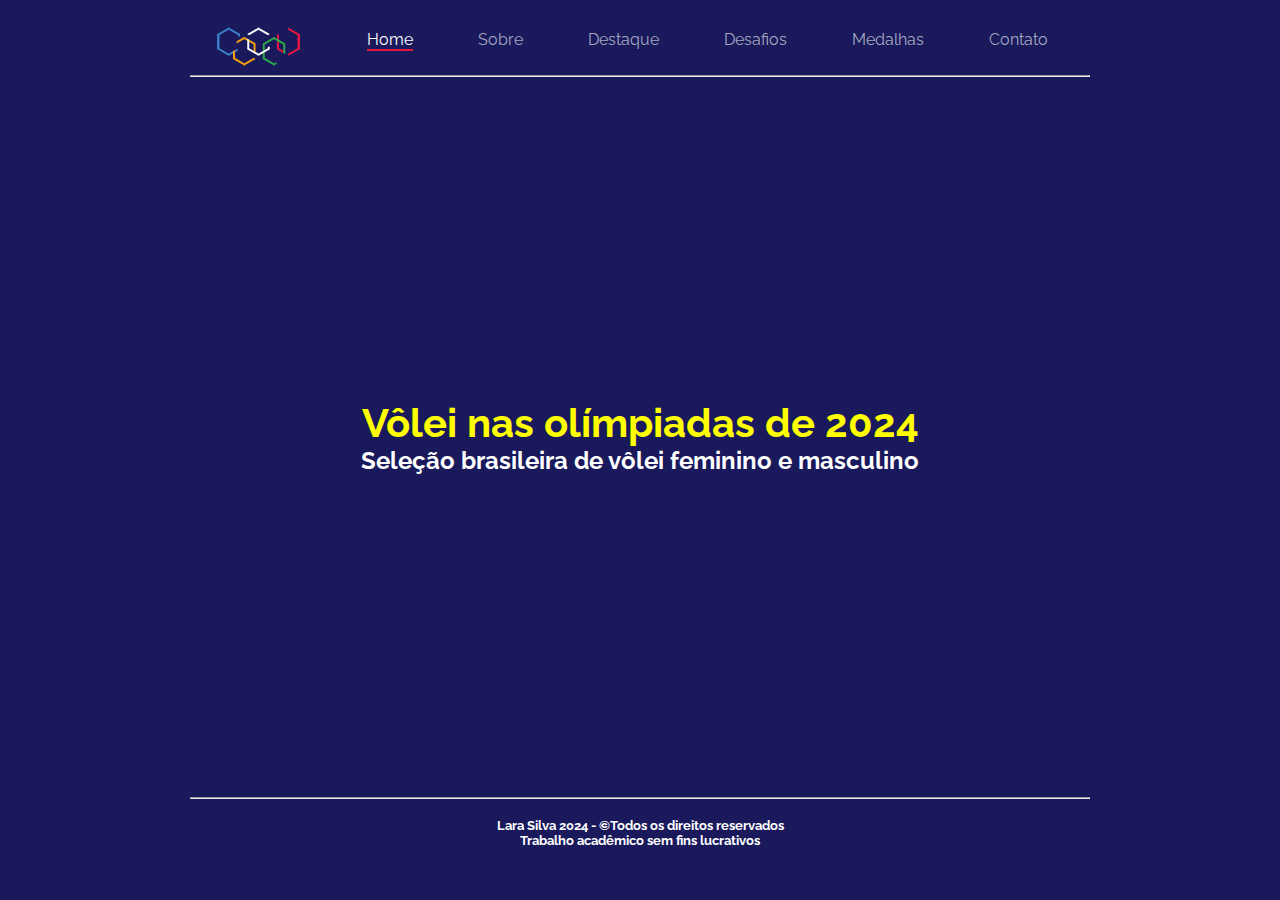
<file: index.html>
<!DOCTYPE html>
<html lang="pt-br">

<head>
    <title>Vôlei Olimpíadas 2024</title>
    <meta charset="UTF-8">
    <meta name="viewport" content="width=device-width, initial-scale=1.0">
    <meta name="description" content="Trabalho escolar sobre olimpíadas 2024">
    <meta name="keywords" content="Trabalho, olimpíadas, vôlei, esportes">
    <meta name="author" content="Lara Silva">
    <link rel="icon" type="image/icon" href="img/bolavolei-icon.png">
    <link rel="stylesheet" type="text/css" href="style.css">
</head>
<body>
    <div id="header">
        <h1><img src="img/simb-olimp.png"></h1>
        <ul id="menu">
            <li><a href="index.html" class="ativa">Home</a></li>
            <li><a href="sobre.html">Sobre</a></li>
            <li><a href="destaque.html">Destaque</a></li>
            <li><a href="desafios.html">Desafios</a></li>
            <li><a href="medalhas.html">Medalhas</a></li>
            <li><a href="contato.html">Contato</a></li>
        </ul>
    </div>
    <hr>
    <div id="conteudo">
        <h1>Vôlei nas olímpiadas de 2024</h1>
        <h2>Seleção brasileira de vôlei feminino e masculino</h2>
    </div>
    <hr><br>
    <div id="footer">
        <h5>Lara Silva 2024 - &copyTodos os direitos reservados<br>Trabalho acadêmico sem fins lucrativos</h5>
    </div>
</body>
</html>
</file>
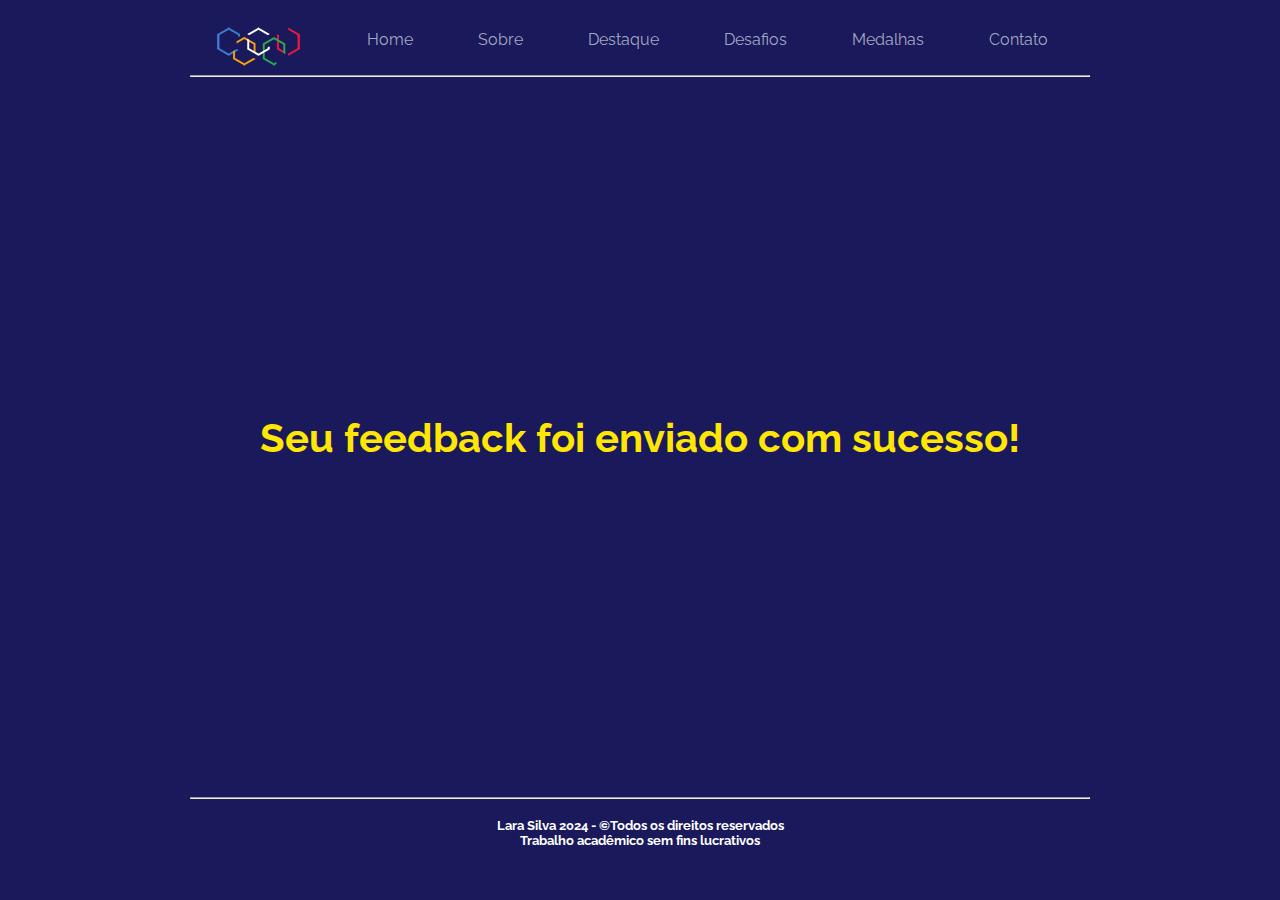
<file: confirmacaocontato.html>
<!DOCTYPE html>
<html lang="pt-br">

<head>
    <title>Confirmação de envio</title>
    <meta charset="UTF-8">
    <meta name="viewport" content="width=device-width, initial-scale=1.0">
    <meta name="description" content="Trabalho escolar sobre olimpíadas 2024">
    <meta name="keywords" content="Trabalho, olimpíadas, vôlei, esportes">
    <meta name="author" content="Lara Silva">
    <link rel="icon" type="image/icon" href="img/bolavolei-icon.png">
    <link rel="stylesheet" type="text/css" href="style.css">
</head>
<body>
    <div id="header">
        <h1><img src="img/simb-olimp.png"></h1>
        <ul id="menu">
            <li><a href="index.html">Home</a></li>
            <li><a href="sobre.html">Sobre</a></li>
            <li><a href="destaque.html">Destaque</a></li>
            <li><a href="desafios.html">Desafios</a></li>
            <li><a href="medalhas.html">Medalhas</a></li>
            <li><a href="contato.html">Contato</a></li>
        </ul>
    </div>
    <hr>
    <div id="confirmacao">
        <h1>Seu feedback foi enviado com sucesso!</h1>
    </div>
    <hr><br>
    <div id="footer">
        <h5>Lara Silva 2024 - &copyTodos os direitos reservados<br>Trabalho acadêmico sem fins lucrativos</h5>
    </div>
</body>
</html>
</file>
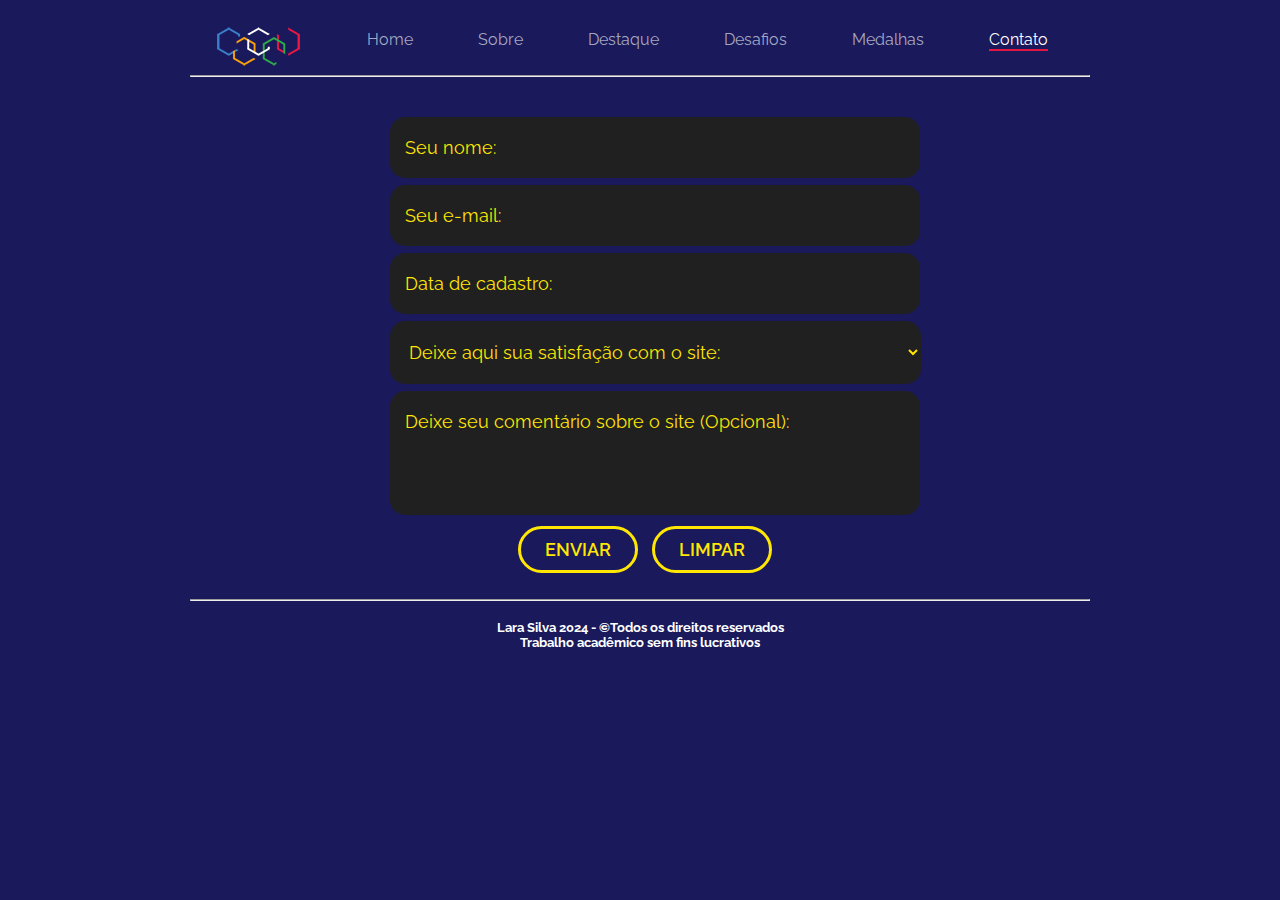
<file: contato.html>
<!DOCTYPE html>
<html lang="pt-br">

<head>
    <title>Fale conosco!</title>
    <meta charset="UTF-8">
    <meta name="viewport" content="width=device-width, initial-scale=1.0">
    <meta name="description" content="Trabalho escolar sobre olimpíadas 2024">
    <meta name="keywords" content="Trabalho, olimpíadas, vôlei, esportes">
    <meta name="author" content="Lara Silva">
    <link rel="icon" type="image/icon" href="img/bolavolei-icon.png">
    <link rel="stylesheet" type="text/css" href="style.css">
    <script language="javascript" type="text/javascript">
        function validar() {
            var nome = contato.nome.value;
            var email = contato.email.value;
            var data = contato.data.value;
            var feedback = contato.feedback.value;
            if (nome == "") {
                alert('Preencha o campo com seu nome!');
                contato.nome.focus();
                return false;
            }
            if (email == "") {
                alert('Preencha o campo com seu email!');
                contato.email.focus();
                return false;
            }
            if (data == "") {
                alert('Insira a data em que acessou o site!');
                contato.data.focus();
                return false;
            }
            if (feedback == "") {
                alert('Dê seu feedback!');
                contato.feedback.focus();
                return false;
            }
        }
    </script>
</head>
<body>
    <div id="header">
        <h1><img src="img/simb-olimp.png"></h1>
        <ul id="menu">
            <li><a href="index.html">Home</a></li>
            <li><a href="sobre.html">Sobre</a></li>
            <li><a href="destaque.html">Destaque</a></li>
            <li><a href="desafios.html">Desafios</a></li>
            <li><a href="medalhas.html">Medalhas</a></li>
            <li><a href="contato.html" class="ativa">Contato</a></li>
        </ul>
    </div>
    <hr>
    <div id="form-contato">
        <form name="contato" action="confirmacaocontato.html" method="get">
            <input id="nome" name="nome" type="text" placeholder="Seu nome:">
            <input name="email" type="text" placeholder="Seu e-mail:">
            <input type="text" name="data" placeholder="Data de cadastro:" onfocus="(this.type='date')">
            <select id="feedback" name="feedback" placeholder="Deixe aqui sua satisfação com o site:">
                <option disabled selected value=""> Deixe aqui sua satisfação com o site:</option>
                <!--impede o usuário de escolher essa opção-->
                <option value="1">★☆☆☆☆</option>
                <option value="2">★★☆☆☆</option>
                <option value="3">★★★☆☆</option>
                <option value="4">★★★★☆</option>
                <option value="5">★★★★★</option>
            </select>
            <textarea cols="41" rows="4" name="comentario"
                placeholder="Deixe seu comentário sobre o site (Opcional):"></textarea>
            <div class="bot-contato">
                <input type="submit" value="Enviar" onclick="return validar()">
                <input type="reset" value="Limpar">
            </div>
        </form>
    </div>
    <br><hr><br>
    <div id="footer">
        <h5>Lara Silva 2024 - &copyTodos os direitos reservados<br>Trabalho acadêmico sem fins lucrativos</h5>
    </div>
</body>
</html>
</file>
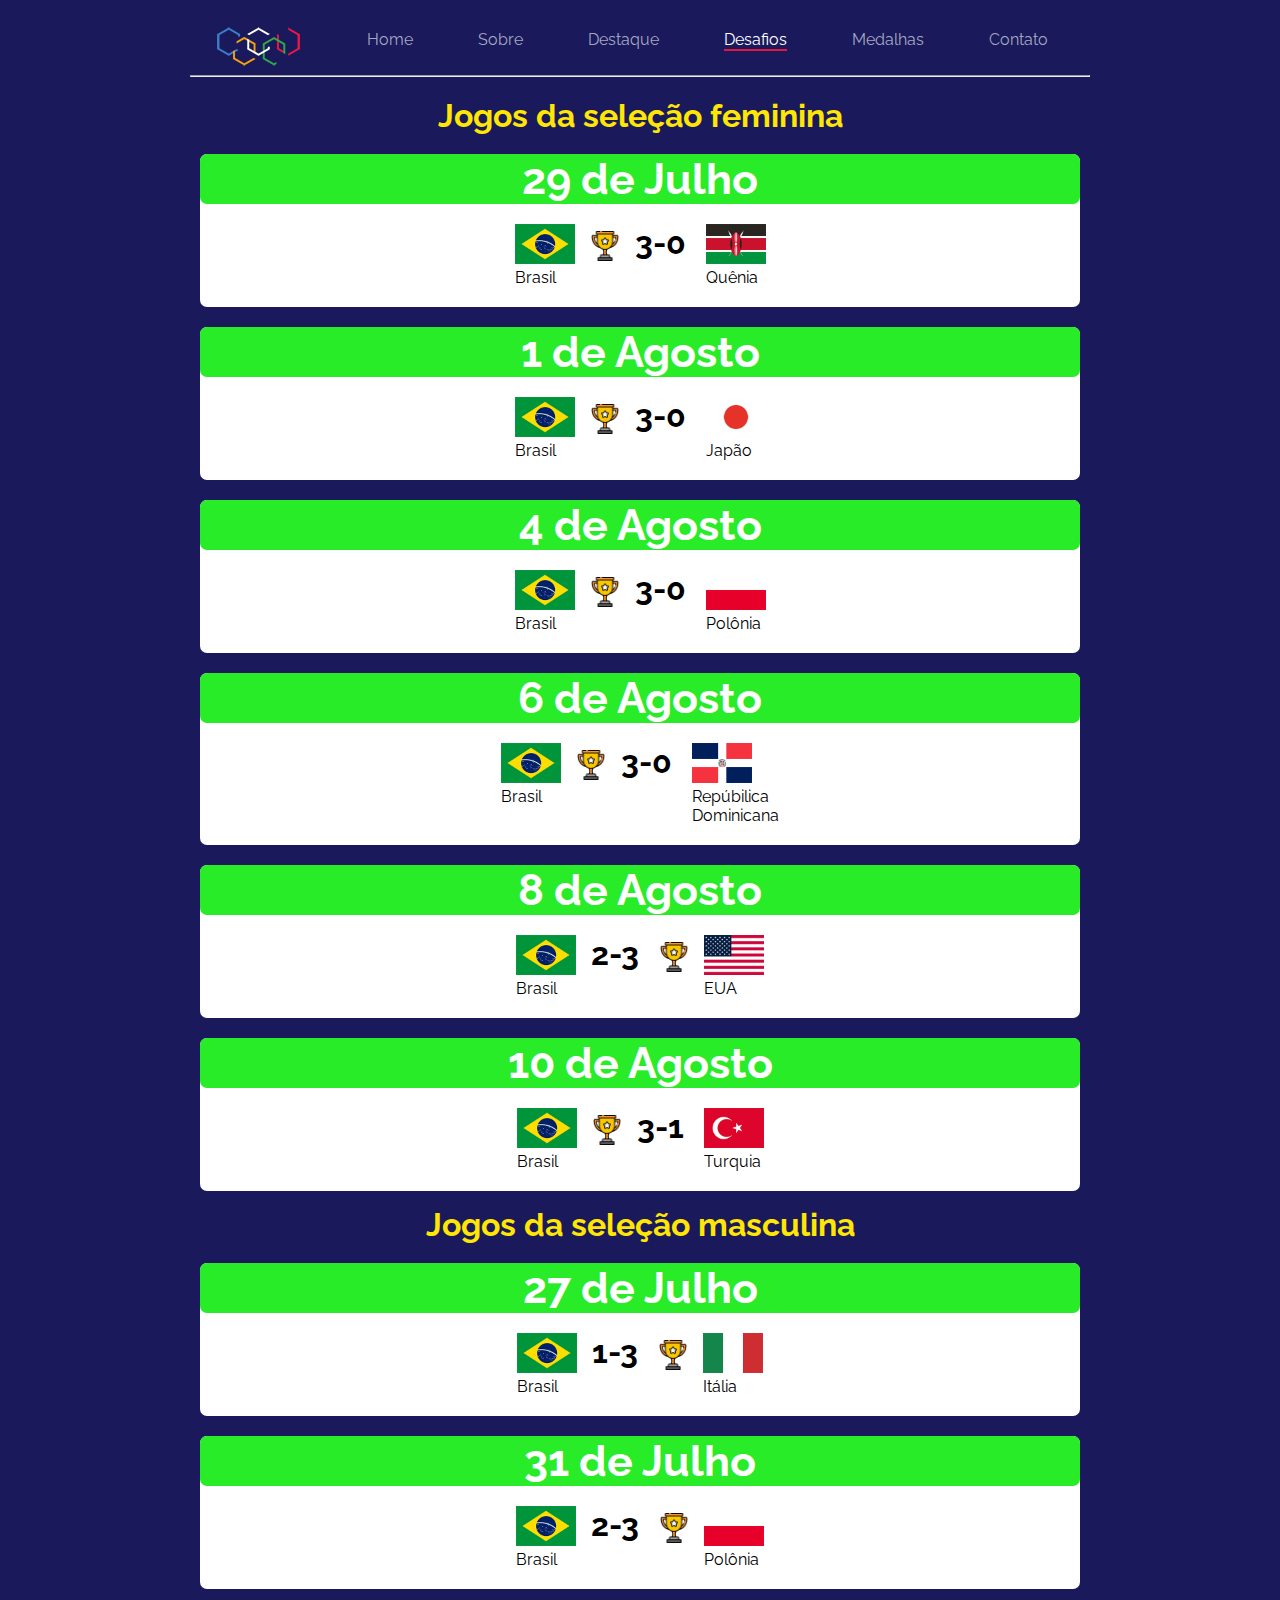
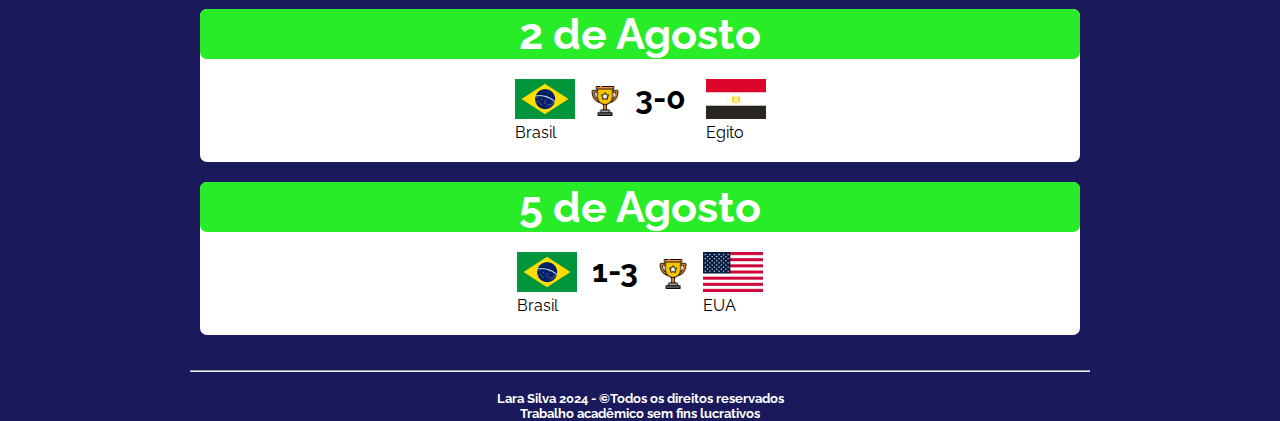
<file: desafios.html>
<!DOCTYPE html>
<html lang="pt-br">

<head>
    <title>Desafios</title>
    <meta charset="UTF-8">
    <meta name="viewport" content="width=device-width, initial-scale=1.0">
    <meta name="description" content="Trabalho escolar sobre olimpíadas 2024">
    <meta name="keywords" content="Trabalho, olimpíadas, vôlei, esportes">
    <meta name="author" content="Lara Silva">
    <link rel="icon" type="image/icon" href="img/bolavolei-icon.png">
    <link rel="stylesheet" type="text/css" href="style.css">
</head>

<body>
    <div id="header">
        <h1><img src="img/simb-olimp.png"></h1>
        <ul id="menu">
            <li><a href="index.html">Home</a></li>
            <li><a href="sobre.html">Sobre</a></li>
            <li><a href="destaque.html">Destaque</a></li>
            <li><a href="desafios.html" class="ativa">Desafios</a></li>
            <li><a href="medalhas.html">Medalhas</a></li>
            <li><a href="contato.html">Contato</a></li>
        </ul>
    </div>
    <hr>
    <div id="desafios">
        <h1>Jogos da seleção feminina</h1>
        <div id="fundo-placar">
            <div id="data">
                <h1>29 de Julho</h1>
            </div>
            <div id="placar">
                <div id="img-texto">
                    <img src="img/BRA.png" width="60px" height="40px">
                    <p>Brasil</p>
                </div>
                <img src="img/trofeu.png" id="trofeu" width="30px" height="30px">
                <h1>3-0</h1>
                <div id="img-texto">
                    <img src="img/KEN.png" width="60px" height="40px">
                    <p>Quênia</p>
                </div>
            </div>
        </div>
        <div id="fundo-placar">
            <div id="data">
                <h1>1 de Agosto</h1>
            </div>
            <div id="placar">
                <div id="img-texto">
                    <img src="img/BRA.png" width="60px" height="40px">
                    <p>Brasil</p>
                </div>
                <img src="img/trofeu.png" id="trofeu" width="30px" height="30px">
                <h1>3-0</h1>
                <div id="img-texto">
                    <img src="img/JPN.png" width="60px" height="40px">
                    <p>Japão</p>
                </div>
            </div>
        </div>
        <div id="fundo-placar">
            <div id="data">
                <h1>4 de Agosto</h1>
            </div>
            <div id="placar">
                <div id="img-texto">
                    <img src="img/BRA.png" width="60px" height="40px">
                    <p>Brasil</p>
                </div>
                <img src="img/trofeu.png" id="trofeu" width="30px" height="30px">
                <h1>3-0</h1>
                <div id="img-texto">
                    <img src="img/POL.png" width="60px" height="40px">
                    <p>Polônia</p>
                </div>
            </div>
        </div>
        <div id="fundo-placar">
            <div id="data">
                <h1>6 de Agosto</h1>
            </div>
            <div id="placar">
                <div id="img-texto">
                    <img src="img/BRA.png" width="60px" height="40px">
                    <p>Brasil</p>
                </div>
                <img src="img/trofeu.png" id="trofeu" width="30px" height="30px">
                <h1>3-0</h1>
                <div id="img-texto">
                    <img src="img/DOM.png" width="60px" height="40px">
                    <p>Repúbilica<br>Dominicana</p>
                </div>
            </div>
        </div>
        <div id="fundo-placar">
            <div id="data">
                <h1>8 de Agosto</h1>
            </div>
            <div id="placar">
                <div id="img-texto">
                    <img src="img/BRA.png" width="60px" height="40px">
                    <p>Brasil</p>
                </div>
                <h1>2-3</h1>
                <img src="img/trofeu.png" id="trofeu2" width="30px" height="30px">
                <div id="img-texto">
                    <img src="img/USA.png" width="60px" height="40px">
                    <p>EUA</p>
                </div>
            </div>
        </div>
        <div id="fundo-placar">
            <div id="data">
                <h1>10 de Agosto</h1>
            </div>
            <div id="placar">
                <div id="img-texto">
                    <img src="img/BRA.png" width="60px" height="40px">
                    <p>Brasil</p>
                </div>
                <img src="img/trofeu.png" id="trofeu" width="30px" height="30px">
                <h1>3-1</h1>
                <div id="img-texto">
                    <img src="img/TUR.png" width="60px" height="40px">
                    <p>Turquia</p>
                </div>
            </div>
        </div>
        <h1>Jogos da seleção masculina</h1>
        <div id="fundo-placar">
            <div id="data">
                <h1>27 de Julho</h1>
            </div>
            <div id="placar">
                <div id="img-texto">
                    <img src="img/BRA.png" width="60px" height="40px">
                    <p>Brasil</p>
                </div>
                <h1>1-3</h1>
                <img src="img/trofeu.png" id="trofeu2" width="30px" height="30px">
                <div id="img-texto">
                    <img src="img/ITA.png" width="60px" height="40px">
                    <p>Itália</p>
                </div>
            </div>
        </div>
        <div id="fundo-placar">
            <div id="data">
                <h1>31 de Julho</h1>
            </div>
            <div id="placar">
                <div id="img-texto">
                    <img src="img/BRA.png" width="60px" height="40px">
                    <p>Brasil</p>
                </div>
                <h1>2-3</h1>
                <img src="img/trofeu.png" id="trofeu2" width="30px" height="30px">
                <div id="img-texto">
                    <img src="img/POL.png" width="60px" height="40px">
                    <p>Polônia</p>
                </div>
            </div>
        </div>
        <div id="fundo-placar">
            <div id="data">
                <h1>2 de Agosto</h1>
            </div>
            <div id="placar">
                <div id="img-texto">
                    <img src="img/BRA.png" width="60px" height="40px">
                    <p>Brasil</p>
                </div>
                <img src="img/trofeu.png" id="trofeu" width="30px" height="30px">
                <h1>3-0</h1>
                <div id="img-texto">
                    <img src="img/EGY.png" width="60px" height="40px">
                    <p>Egito</p>
                </div>
            </div>
        </div>
        <div id="fundo-placar">
            <div id="data">
                <h1>5 de Agosto</h1>
            </div>
            <div id="placar">
                <div id="img-texto">
                    <img src="img/BRA.png" width="60px" height="40px">
                    <p>Brasil</p>
                </div>
                <h1>1-3</h1>
                <img src="img/trofeu.png" id="trofeu2" width="30px" height="30px">
                <div id="img-texto">
                    <img src="img/USA.png" width="60px" height="40px">
                    <p>EUA</p>
                </div>
            </div>
        </div>
    </div>
    <hr><br>
    <div id="footer">
        <h5>Lara Silva 2024 - &copyTodos os direitos reservados<br>Trabalho acadêmico sem fins lucrativos</h5>
    </div>
</body>
</html>
</file>
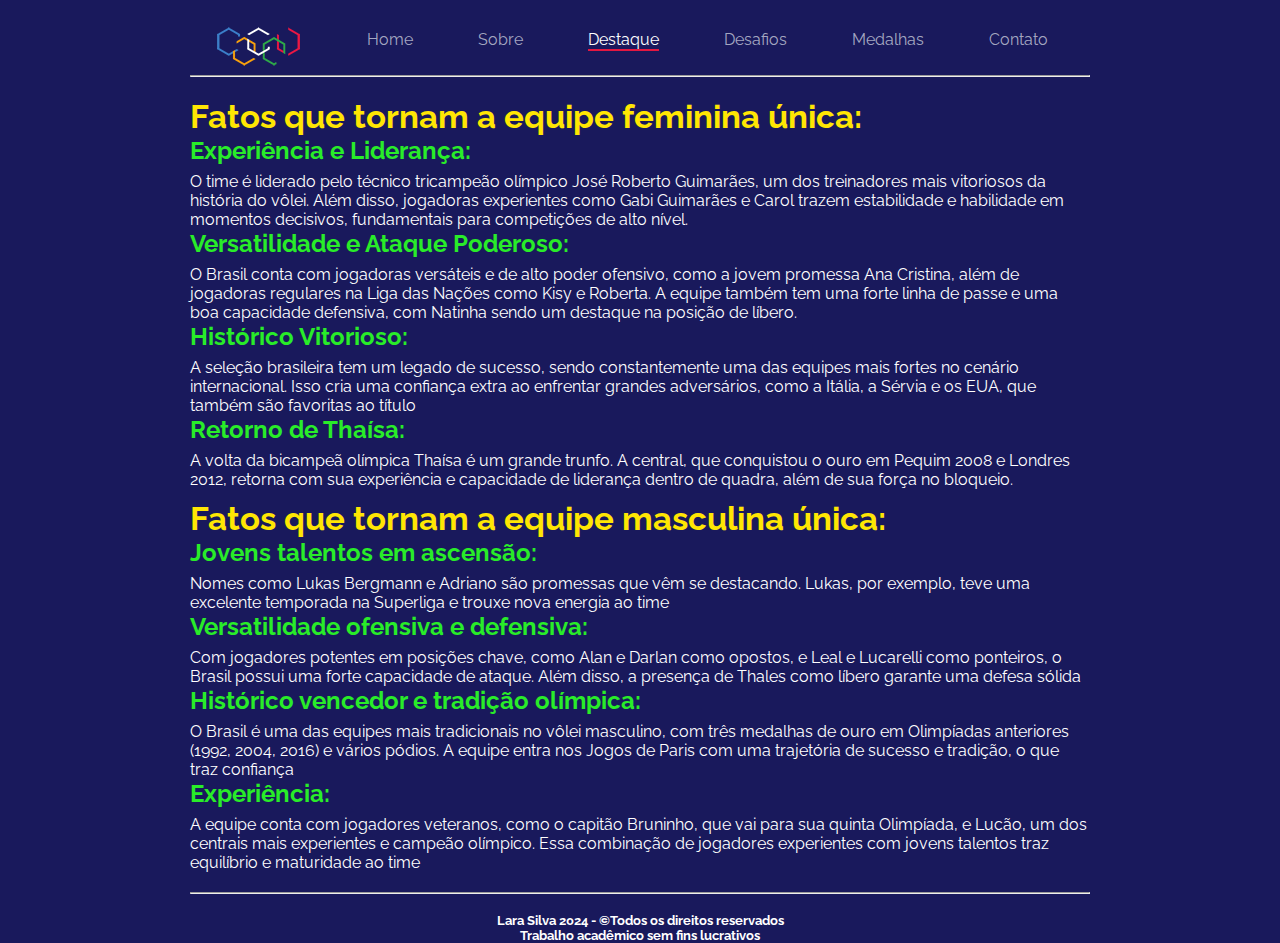
<file: destaque.html>
<!DOCTYPE html>
<html lang="pt-br">

<head>
    <title>Destaques</title>
    <meta charset="UTF-8">
    <meta name="viewport" content="width=device-width, initial-scale=1.0">
    <meta name="description" content="Trabalho escolar sobre olimpíadas 2024">
    <meta name="keywords" content="Trabalho, olimpíadas, vôlei, esportes">
    <meta name="author" content="Lara Silva">
    <link rel="icon" type="image/icon" href="img/bolavolei-icon.png">
    <link rel="stylesheet" type="text/css" href="style.css">
</head>

<body>
    <div id="header">
        <h1><img src="img/simb-olimp.png"></h1>
        <ul id="menu">
            <li><a href="index.html">Home</a></li>
            <li><a href="sobre.html">Sobre</a></li>
            <li><a href="destaque.html" class="ativa">Destaque</a></li>
            <li><a href="desafios.html">Desafios</a></li>
            <li><a href="medalhas.html">Medalhas</a></li>
            <li><a href="contato.html">Contato</a></li>
        </ul>
    </div>
    <hr>
    <div id="destaque">
        <h1>Fatos que tornam a equipe feminina única:</h1>
        <h2>Experiência e Liderança:</h2>
        <p>O time é liderado pelo técnico tricampeão olímpico José Roberto Guimarães, um dos treinadores mais vitoriosos
            da história do vôlei. Além disso, jogadoras experientes como Gabi Guimarães e Carol trazem estabilidade e
            habilidade em momentos decisivos, fundamentais para competições de alto nível.</p>
        <h2>Versatilidade e Ataque Poderoso:</h2>
        <p>O Brasil conta com jogadoras versáteis e de alto poder ofensivo, como a jovem promessa Ana Cristina, além de
            jogadoras regulares na Liga das Nações como Kisy e Roberta. A equipe também tem uma forte linha de passe e
            uma boa capacidade defensiva, com Natinha sendo um destaque na posição de líbero.</p>
        <h2>Histórico Vitorioso: </h2>
        <p>A seleção brasileira tem um legado de sucesso, sendo constantemente uma das equipes mais fortes no cenário
            internacional. Isso cria uma confiança extra ao enfrentar grandes adversários, como a Itália, a Sérvia e os
            EUA, que também são favoritas ao título</p>
        <h2>Retorno de Thaísa:</h2>
        <p>A volta da bicampeã olímpica Thaísa é um grande trunfo. A central, que conquistou o ouro em Pequim 2008 e
            Londres 2012, retorna com sua experiência e capacidade de liderança dentro de quadra, além de sua força no
            bloqueio.</p>
        <h3>Fatos que tornam a equipe masculina única:</h3>
        <h2>Jovens talentos em ascensão:</h2>
        <p>Nomes como Lukas Bergmann e Adriano são promessas que vêm se destacando. Lukas, por exemplo, teve uma
            excelente temporada na Superliga e trouxe nova energia ao time​</p>
        <h2>Versatilidade ofensiva e defensiva:</h2>
        <p>Com jogadores potentes em posições chave, como Alan e Darlan como opostos, e Leal e Lucarelli como ponteiros,
            o Brasil possui uma forte capacidade de ataque. Além disso, a presença de Thales como líbero garante uma
            defesa sólida</p>
        <h2>Histórico vencedor e tradição olímpica:</h2>
        <p>O Brasil é uma das equipes mais tradicionais no vôlei masculino, com três medalhas de ouro em Olimpíadas
            anteriores (1992, 2004, 2016) e vários pódios. A equipe entra nos Jogos de Paris com uma trajetória de
            sucesso e tradição, o que traz confiança</p>
        <h2>Experiência:</h2>
        <p>A equipe conta com jogadores veteranos, como o capitão Bruninho, que vai para sua quinta Olimpíada, e Lucão,
            um dos centrais mais experientes e campeão olímpico. Essa combinação de jogadores experientes com jovens
            talentos traz equilíbrio e maturidade ao time​</p>
    </div>
    <hr><br>
    <div id="footer">
        <h5>Lara Silva 2024 - &copyTodos os direitos reservados<br>Trabalho acadêmico sem fins lucrativos</h5>
    </div>
</body>

</html>
</file>
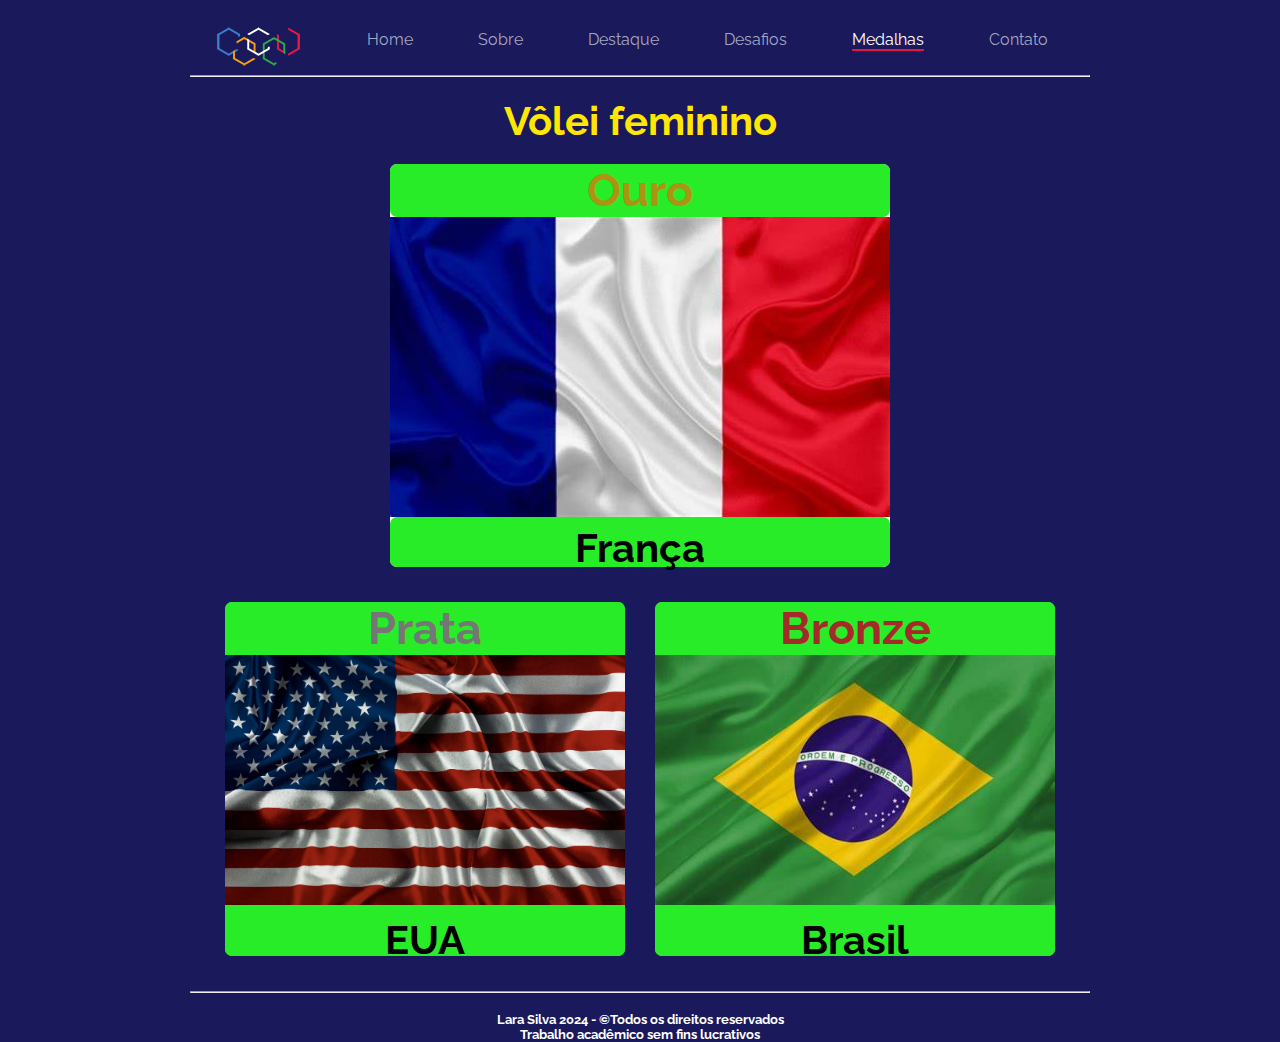
<file: medalhas.html>
<!DOCTYPE html>
<html lang="pt-br">

<head>
    <title>Medalhas</title>
    <meta charset="UTF-8">
    <meta name="viewport" content="width=device-width, initial-scale=1.0">
    <meta name="description" content="Trabalho escolar sobre olimpíadas 2024">
    <meta name="keywords" content="Trabalho, olimpíadas, vôlei, esportes">
    <meta name="author" content="Lara Silva">
    <link rel="icon" type="image/icon" href="img/bolavolei-icon.png">
    <link rel="stylesheet" type="text/css" href="style.css">
</head>

<body>
    <div id="header">
        <h1><img src="img/simb-olimp.png"></h1>
        <ul id="menu">
            <li><a href="index.html">Home</a></li>
            <li><a href="sobre.html">Sobre</a></li>
            <li><a href="destaque.html">Destaque</a></li>
            <li><a href="desafios.html">Desafios</a></li>
            <li><a href="medalhas.html" class="ativa">Medalhas</a></li>
            <li><a href="contato.html">Contato</a></li>
        </ul>
        <div id="menu-mobile">
            <div id="bot-fechar">
                <img src="img/icone-x.png">
            </div>
        <nav>
            <ul id="menu">
                <li><a href="index.html">Home</a></li>
                <li><a href="sobre.html">Sobre</a></li>
                <li><a href="destaque.html">Destaque</a></li>
                <li><a href="desafios.html">Desafios</a></li>
                <li><a href="medalhas.html" class="ativa">Medalhas</a></li>
                <li><a href="contato.html">Contato</a></li>
            </ul>
        </nav>
        </div>
    </div>
    <hr>
    <div id="medalhas">
        <h1>Vôlei feminino</h1>
        <div id="fundo-med">
            <div id="lugar1">
                <h1>Ouro</h1>
            </div>
            <img src="img/frança.jfif" width="500px" height="300px">
            <div id="pais1">
                <h1>França</h1>
            </div>
        </div>
        <div id="agrupamento">
            <div id="fundo-med2">
                <div id="lugar2">
                    <h2>Prata</h2>
                </div>
                <img src="img/eua.jfif" width="400px" height="250px">
                <div id="pais2">
                    <h1>EUA</h1>
                </div>
            </div>
            <div id="fundo-med2">
                <div id="lugar2">
                    <h3>Bronze</h3>
                </div>
                <img src="img/brasil.jfif" width="400px" height="250px">
                <div id="pais3">
                    <h1>Brasil</h1>
                </div>
            </div>
        </div>
    </div>
    <hr><br>
    <div id="footer">
        <h5>Lara Silva 2024 - &copyTodos os direitos reservados<br>Trabalho acadêmico sem fins lucrativos</h5>
    </div>
</body>

</html>
</file>
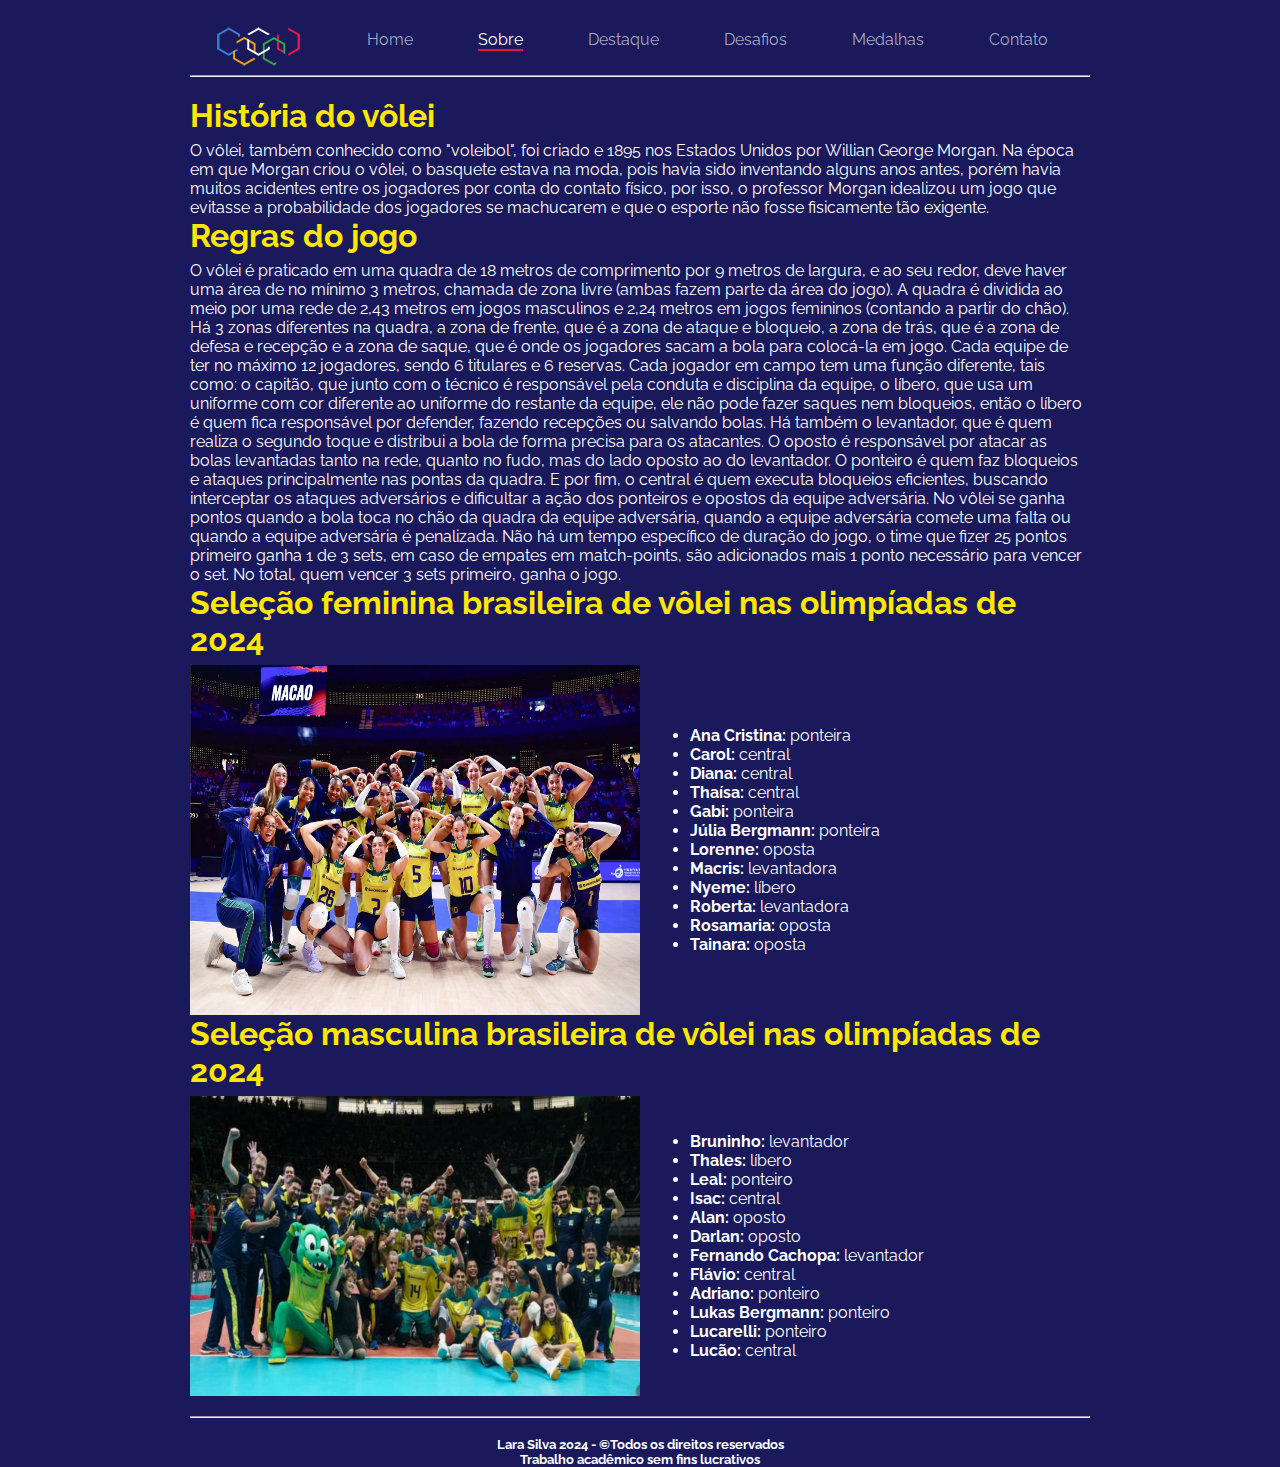
<file: sobre.html>
<!DOCTYPE html>
<html lang="pt-br">

<head>
    <title>Sobre</title>
    <meta charset="UTF-8">
    <meta name="viewport" content="width=device-width, initial-scale=1.0">
    <meta name="description" content="Trabalho escolar sobre olimpíadas 2024">
    <meta name="keywords" content="Trabalho, olimpíadas, vôlei, esportes">
    <meta name="author" content="Lara Silva">
    <link rel="icon" type="image/icon" href="img/bolavolei-icon.png">
    <link rel="stylesheet" type="text/css" href="style.css">
</head>

<body>
    <div id="header">
        <h1><img src="img/simb-olimp.png"></h1>
        <ul id="menu">
            <li><a href="index.html">Home</a></li>
            <li><a href="sobre.html" class="ativa">Sobre</a></li>
            <li><a href="destaque.html">Destaque</a></li>
            <li><a href="desafios.html">Desafios</a></li>
            <li><a href="medalhas.html">Medalhas</a></li>
            <li><a href="contato.html">Contato</a></li>
        </ul>
    </div>
    <hr>
    <div id="sobre">
        <h1>História do vôlei</h1>
        <p>O vôlei, também conhecido como "voleibol", foi criado e 1895 nos Estados Unidos por Willian George Morgan. Na
            época em que Morgan criou o vôlei, o basquete estava na moda, pois havia sido inventando alguns anos antes,
            porém havia muitos acidentes entre os jogadores por conta do contato físico, por isso, o professor Morgan
            idealizou um jogo que evitasse a probabilidade dos jogadores se machucarem e que o esporte não fosse
            fisicamente tão exigente.</p>
        <h1>Regras do jogo</h1>
        <p>O vôlei é praticado em uma quadra de 18 metros de comprimento por 9 metros de largura, e ao seu redor, deve
            haver uma área de no mínimo 3 metros, chamada de zona livre (ambas fazem parte da área do jogo). A quadra é
            dividida ao meio por uma rede de 2,43 metros em jogos masculinos e 2,24 metros em jogos femininos (contando
            a partir do chão). Há 3 zonas diferentes na quadra, a zona de frente, que é a zona de ataque e bloqueio, a
            zona de trás, que é a zona de defesa e recepção e a zona de saque, que é onde os jogadores sacam a bola para
            colocá-la em jogo. Cada equipe de ter no máximo 12 jogadores, sendo 6 titulares e 6 reservas. Cada jogador
            em campo tem uma função diferente, tais como: o capitão, que junto com o técnico é responsável pela conduta
            e
            disciplina da equipe, o líbero, que usa um uniforme com cor diferente ao uniforme do restante da equipe, ele
            não pode fazer saques nem bloqueios, então o líbero é quem fica responsável por defender, fazendo recepções
            ou salvando bolas. Há também o levantador, que é quem realiza o segundo toque e distribui a bola de forma
            precisa para os atacantes. O oposto é responsável por atacar as bolas levantadas tanto na rede, quanto no
            fudo, mas do lado oposto ao do levantador. O ponteiro é quem faz bloqueios e ataques principalmente nas
            pontas da quadra. E por fim, o central é quem executa bloqueios eficientes, buscando interceptar os ataques
            adversários e dificultar a ação dos ponteiros e opostos da equipe adversária. No vôlei se ganha pontos
            quando a bola toca no chão da quadra da equipe adversária, quando a equipe adversária comete uma falta ou
            quando a equipe adversária é penalizada. Não há um tempo específico de duração do jogo, o time que fizer 25
            pontos primeiro ganha 1 de 3 sets, em caso de empates em match-points, são adicionados mais 1 ponto
            necessário para vencer o set. No total, quem vencer 3 sets primeiro, ganha o jogo.</p>
        <h1>Seleção feminina brasileira de vôlei nas olimpíadas de 2024</h1>
        <div id="selecao-fem">
            <img src="img/time-fem.jpg" width="450px" height="350px">
            <ul>
                <li><b>Ana Cristina:</b> ponteira</li>
                <li><b>Carol:</b> central</li>
                <li><b>Diana:</b> central</li>
                <li><b>Thaísa:</b> central</li>
                <li><b>Gabi:</b> ponteira</li>
                <li><b>Júlia Bergmann:</b> ponteira</li>
                <li><b>Lorenne:</b> oposta</li>
                <li><b>Macris:</b> levantadora</li>
                <li><b>Nyeme:</b> líbero</li>
                <li><b>Roberta:</b> levantadora</li>
                <li><b>Rosamaria:</b> oposta</li>
                <li><b>Tainara:</b> oposta</li>
            </ul>
        </div>
        <h1>Seleção masculina brasileira de vôlei nas olimpíadas de 2024</h1>
        <div id="selecao-masc">
            <img src="img/time-masc.jpg" width="450px" height="300px">
            <ul>
                <li><b>Bruninho:</b> levantador</li>
                <li><b>Thales:</b> líbero</li>
                <li><b>Leal:</b> ponteiro</li>
                <li><b>Isac:</b> central</li>
                <li><b>Alan:</b> oposto</li>
                <li><b>Darlan:</b> oposto</li>
                <li><b>Fernando Cachopa:</b> levantador</li>
                <li><b>Flávio:</b> central</li>
                <li><b>Adriano:</b> ponteiro</li>
                <li><b>Lukas Bergmann:</b> ponteiro</li>
                <li><b>Lucarelli:</b> ponteiro</li>
                <li><b>Lucão:</b> central</li>
            </ul>
        </div>
    </div>
    <hr><br>
    <div id="footer">
        <h5>Lara Silva 2024 - &copyTodos os direitos reservados<br>Trabalho acadêmico sem fins lucrativos</h5>
    </div>
</body>
</html>
</file>
<file: style.css>
@import url('https://fonts.googleapis.com/css2?family=Raleway:ital,wght@0,100..900;1,100..900&display=swap'); /*código de importação da fonte 'Raleway'*/
*{
        margin: 0px;
        padding: 0px;
}
body{
        background-color: rgb(25, 25, 92);
        font-family: "Raleway", sans-serif;
        max-width: 900px; /*tamanho máximo de comprimento*/
        min-height: 100vh; /*tamanho mínimo de altura*/
        margin: 0px auto;
        display: flex;
        flex-direction: column;
        color: white;
}
#header{
        max-height: 140px; /*tamanho máximo de altura*/
        display: flex;
        flex-direction: row;
}
#header h1{
                display: block; /*bloqueia quebra de linha*/
                float: left; /*parte do texto do menu fica flutuando do lado do logo*/
                margin-top: 25px;
                margin-left: 25px;
}
#header nav ul{
        list-style-type: none;
}
#menu{
        list-style: none; /*tira marcadores (bolinhas de tópico) do texto do menu*/
        padding-left: 0px;
        display: block;
        float: left; /*flutua à esquerda*/
        margin-top: 30px;
}
#menu li{
        float: left; /*elementos ficam lado a lado flutuando à esquerda*/
        margin-left: 65px; /*distância entre os elementos do menu*/
}
#menu a{/*mexe nas letras do menu*/
        text-decoration: none; /*retira marcadores embaixo do texto do menu*/
        color: rgba(202, 206, 221, 0.8);
        position: relative;
}
#menu a:hover{ /*faz com que o efieto só seja aplicado quando passaro mouse sobre o item do menu*/
                color: white;
}
#menu a::before{ /*traço vermelho com animação ao passar o mouse*/
                content: "";
                position: absolute;
                display: block;
                width: 0px;
                height: 2px;
                bottom: -2px;
                left: 0;
                background-color: #e31741;
                transition: all ease-in-out 0.3s; /*adiciona uma transição à animação*/
}
#menu a:hover::before{ /*quando passar o mouse sobre o link, modifica a barra*/
                width: 100%;
}
ul#menu a.ativa{ /*faz com que o traço vermelho fique aparecendo na página ativa (aberta)*/
                border-bottom: 2px solid #e31741;     
                color: white;
                width: 100%;
}
#menu-mobile{
        background-color: black;
        height: 100vh;
        position: fixed;
        top: 0;
        right: 0;
        width: 0%;
        overflow: hidden;
}
#menu-mobile nav ul{
        text-align: right;
}
#menu-mobile nav ul li a{
        color: rgba(202, 206, 221, 0.8);
        font-size: 20px;
        padding: 15px 4%;
        display: block;
}
#menu-mobile nav ul li a:hover{
        background-color: #e31741;
}
#menu-mobile bot-fechar{
        width: 30px;
        height: auto;
        padding: 15px 4%;
}
#conteudo{
                height: 80vh;
                display: flex;
                justify-content: center; /* centraliza horizontalmente */
                align-items: center; /* centraliza verticalmente */
                flex-direction: column; /* alinha os itens em coluna */
}
#conteudo h1{
                font-size: 40px;
                color: yellow;
}
#sobre{
        margin-top: 20px;
        margin-bottom: 20px;
}
#sobre h1{
        color: #ffe603;
}
#sobre p{
        margin-top: 7px;
}
#selecao-fem{
        display: flex;
        align-items: center;
        margin-top: 7px;
}
#selecao-fem li{
        margin-left: 50px;
}
#selecao-masc{
        display: flex;
        align-items: center;
        margin-top: 7px;
}
#selecao-masc li{
        margin-left: 50px;
}
#destaque{
        margin-top: 20px;
        margin-bottom: 20px;
}
#destaque h1{
        color: #ffe603;
        font-size: 33px;
}
#destaque h2{
        color: rgb(41, 236, 41);
}
#destaque h3{
        color: #ffe603;
        font-size: 33px;
        margin-top: 10px;
}
#destaque p{
        margin-top: 7px;
}
#desafios{
        margin-top: 20px;
        margin-bottom: 20px;
}
#desafios h1{
        color: #ffe603;
        display: flex;
        justify-content: center;
}
#fundo-placar{
        background-color: white;
        margin-top: 20px;
        margin-left: 10px;
        margin-right: 10px;
        margin-bottom: 15px;
        border-radius: 7px;
}
#data{
        background-color: rgb(41, 236, 41);
        margin-top: 20px;
        border-radius: 7px;
    }
#data h1{
        color: white;
        font-size: 43px;
        display: flex;
        justify-content: center;
}
#placar{
        display: flex;
        justify-content: center;
        padding: 20px;
    }
#placar h1{
        margin-left: 15px;
        margin-right: 20px;
        color: black;
}
#placar p{
        color: black;
}
#trofeu{
        margin-left: 15px;
        margin-top: 7px;
}
#trofeu2{
        margin-right: 15px;
        margin-top: 7px;
}
.img-text{
        display: flex;
        flex-direction: column;
}
#medalhas{
        margin-top: 20px;
        margin-bottom: 20px;
        display: flex;
        flex-direction: column;
        align-items: center;
}
#medalhas h1{
        color: #ffe603;
        font-size: 40px;
}
#fundo-med{
        background-color: white;
        margin-top: 20px;
        margin-bottom: 15px;
        border-radius: 7px;
        width: 500px;
        display: flex;
        flex-direction: column;
        align-items: center;
}
#fundo-med2{
        background-color: rgb(41, 236, 41);
        margin-top: 20px;
        margin-bottom: 15px;
        border-radius: 7px;
        width: 400px;
}
#lugar1{
        background-color: rgb(41, 236, 41);
        border-radius: 7px;
        width: 500px;
}
#lugar2{
        background-color: rgb(41, 236, 41);
        border-radius: 7px;
        width: 400px;
}
#lugar1 h1{
        color: rgb(172, 148, 18);
        font-size: 45px;
        display: flex;
        justify-content: center;
}
#lugar2 h2{
        color: rgb(118, 118, 118);
        font-size: 45px;
        display: flex;
        justify-content: center;
}
#lugar2 h3{
        color: brown;
        font-size: 45px;
        display: flex;
        justify-content: center;
}
#agrupamento{
        display: flex;
        justify-content: space-between;
        align-items: center;
        gap: 30px; /*espaçamento entre divs*/
        
}
#pais1{
        background-color: rgb(41, 236, 41);
        border-radius: 7px;
        width: 500px;
        height: 50px;
}
#pais1 h1{
        color: black;
        display: flex;
        justify-content: center;
        margin-top: 7px;
}
#pais2{
        background-color: rgb(41, 236, 41);
        border-radius: 7px;
        width: 400px;
        height: 40px;
}
#pais2 h1{
        color: black;
        display: flex;
        justify-content: center;
        margin-top: 7px;
}
#pais3{
        background-color: rgb(41, 236, 41);
        border-radius: 7px;
        width: 400px;
        height: 40px;
}
#pais3 h1{
        color: black;
        display: flex;
        justify-content: center;
        margin-top: 7px;
}
#footer{
                text-align: center;
}

#form-contato{
                max-width: 500px;
                margin: 0px auto;
                justify-content: center;
}
form input#nome {
                margin-top: 40px;
}
form input, textarea, select{
                                width: 100%;
                                background-color: #202020;
                                border: 0; /*retira a borda em volta das caixas do formulário*/
                                outline: 0; /*tira o contorno quando se clica nas caixas*/
                                padding: 20px 15px;
                                border-radius: 15px;
                                color: #ffe603;
                                font-size: 18px;
                                font-family: "Raleway", sans-serif;
                                margin-bottom: 7px; /*aplica distanciamento entre os itens do formulário*/
}
form input::placeholder{
                        color: #ffe603;
}
form select#feedback{
                        width: 531px;
}
form textarea::placeholder{
                        color: #ffe603;
}
.bot-contato{
                text-align: center;
}
.bot-contato input{
                        width: 120px;
                        padding: 10px 20px;
                        background-color: #71660000;
                        border: solid 3px #ffe603;
                        border-radius: 50px;
                        text-transform: uppercase;
                        font-weight: 600;
                        margin-left: 10px; /*distância entre botões*/
}
textarea{
        resize: none;
}
#confirmacao{
                height: 80vh;
                display: flex;
                justify-content: center; 
                align-items: center; 
}
#confirmacao h1{
        color: #ffe603;
        font-size: 40px;
}
@media screen and (min-width: 330px) and (max-width: 869px) {
        #menu{
                display: none;
        }
}
@media screen and (min-width: 870px) {
        #menu {
            display: block; /* ou flex, dependendo do seu layout */
        }
        #menu-mobile{
                display: block;
        }
    }
</file>
